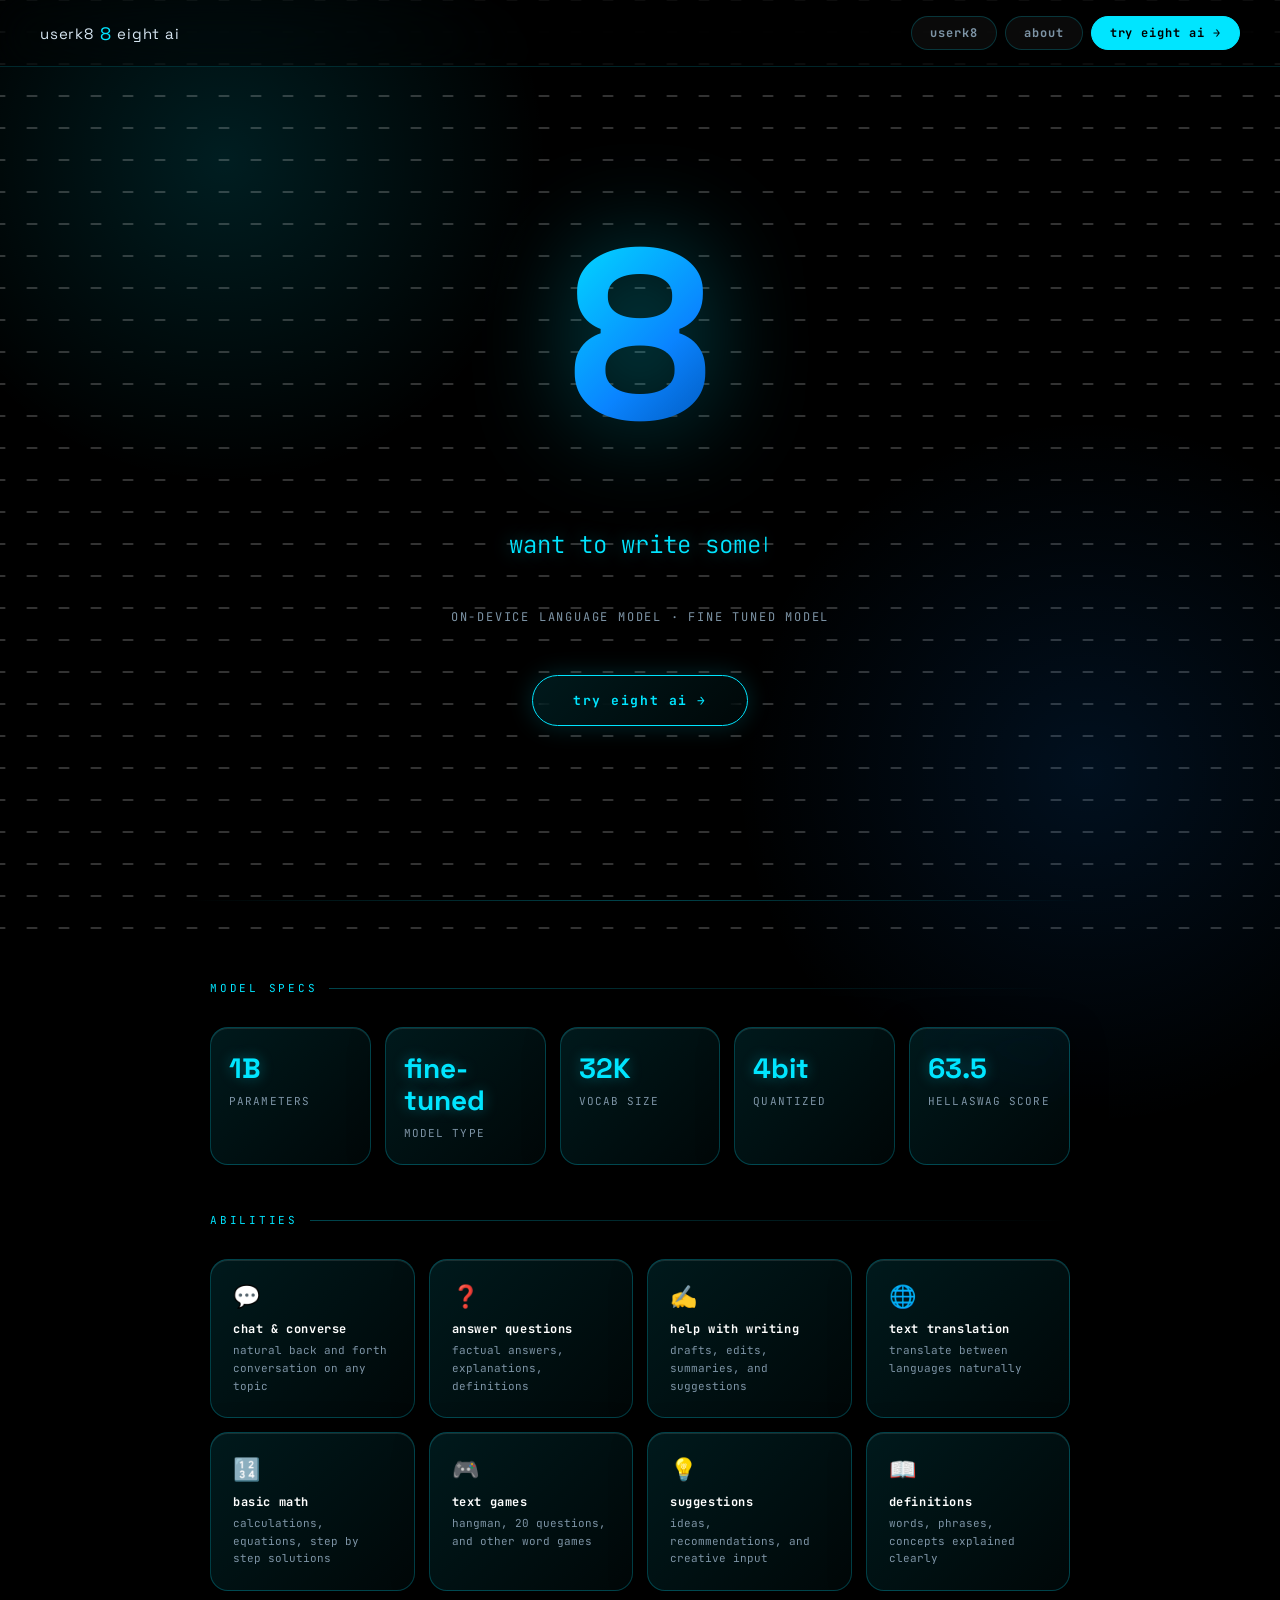
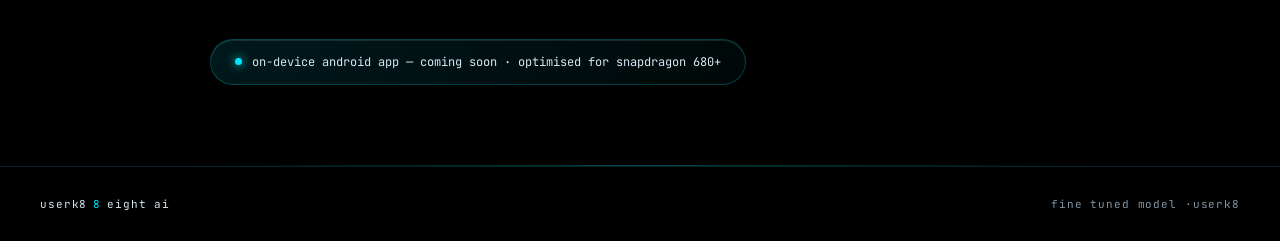
<file: index.html>
<!DOCTYPE html>
<html lang="en">
<head>
  <meta charset="UTF-8"/>
  <meta name="viewport" content="width=device-width, initial-scale=1.0"/>
  <title>eight ai | userk8</title>
  <link rel="icon" type="image/svg+xml" href="favicon.svg">
  <link href="https://fonts.googleapis.com/css2?family=JetBrains+Mono:wght@300;400;700&family=Space+Grotesk:wght@500;700&display=swap" rel="stylesheet">
  <link rel="stylesheet" href="style.css">
</head>
<body>

  <nav>
    <div class="nav-logo">
      userk8 <span class="inf">8</span> eight ai
    </div>
    <div class="nav-links">
      <a href="https://userk8.github.io/USERK8-HUB/" class="link-hub">userk8</a>
      <a href="about.html" class="link-hub">about</a>
      <a href="chat.html" class="link-try">try eight ai →</a>
    </div>
  </nav>

  <section id="hero">
    <div id="spinning-eight">8</div>
    <div id="typing-container">
      <span id="typing-text"></span><span class="cursor">|</span>
    </div>
    <p class="hero-sub">on-device language model · fine tuned model</p>
    <a href="chat.html" class="try-btn">try eight ai →</a>
  </section>

  <div class="divider"></div>

  <section id="specs">
    <div class="section-label">model specs</div>

    <div class="stats-grid">
      <div class="stat-item">
        <div class="stat-value">1B</div>
        <div class="stat-label">parameters</div>
      </div>
      <div class="stat-item">
        <div class="stat-value">fine-tuned</div>
        <div class="stat-label">model type</div>
      </div>
      <div class="stat-item">
        <div class="stat-value">32K</div>
        <div class="stat-label">vocab size</div>
      </div>
      <div class="stat-item">
        <div class="stat-value">4bit</div>
        <div class="stat-label">quantized</div>
      </div>
      <div class="stat-item">
        <div class="stat-value">63.5</div>
        <div class="stat-label">hellaswag score</div>
      </div>
    </div>

    <div class="section-label">abilities</div>

    <div class="abilities-grid">
      <div class="ability-card">
        <div class="ability-icon">💬</div>
        <div class="ability-title">chat & converse</div>
        <div class="ability-desc">natural back and forth conversation on any topic</div>
      </div>
      <div class="ability-card">
        <div class="ability-icon">❓</div>
        <div class="ability-title">answer questions</div>
        <div class="ability-desc">factual answers, explanations, definitions</div>
      </div>
      <div class="ability-card">
        <div class="ability-icon">✍️</div>
        <div class="ability-title">help with writing</div>
        <div class="ability-desc">drafts, edits, summaries, and suggestions</div>
      </div>
      <div class="ability-card">
        <div class="ability-icon">🌐</div>
        <div class="ability-title">text translation</div>
        <div class="ability-desc">translate between languages naturally</div>
      </div>
      <div class="ability-card">
        <div class="ability-icon">🔢</div>
        <div class="ability-title">basic math</div>
        <div class="ability-desc">calculations, equations, step by step solutions</div>
      </div>
      <div class="ability-card">
        <div class="ability-icon">🎮</div>
        <div class="ability-title">text games</div>
        <div class="ability-desc">hangman, 20 questions, and other word games</div>
      </div>
      <div class="ability-card">
        <div class="ability-icon">💡</div>
        <div class="ability-title">suggestions</div>
        <div class="ability-desc">ideas, recommendations, and creative input</div>
      </div>
      <div class="ability-card">
        <div class="ability-icon">📖</div>
        <div class="ability-title">definitions</div>
        <div class="ability-desc">words, phrases, concepts explained clearly</div>
      </div>
    </div>

    <div class="android-badge">
      <span class="dot"></span>
      on-device android app — coming soon · optimised for snapdragon 680+
    </div>
  </section>

  <div class="divider"></div>


  <footer>
    <div class="footer-logo">
      userk8 <span class="inf">8</span> eight ai
    </div>
    <div>fine tuned model ·<a href="https://userk8.github.io/USERK8-HUB/">userk8</a></div>
  </footer>

  <script>
    const phrases = [
      "want to write something?\ni can draft it for you",
      "need help with code?\nlet's debug together",
      "stuck on a problem?\ni'll help you think it through",
      "ideas floating around?\nlet's organize them",
      "creative block?\ni can help brainstorm",
      "questions on your mind?\nanswers coming up",
      "need a second opinion?\nfire away, i'm listening",
      "something to explain?\ni'll break it down simply",
      "need a summary?\nthrow the text at me",
      "writing an email?\nlet's make it land right",
      "bug in your code?\nlet's hunt it down",
      "need a plan?\ni'll help you map it out",
      "got a wild idea?\nlet's see if it holds up",
      "need a tldr?\ni got you",
      "something not making sense?\nlet's figure it out together"
    ];

    let phraseIndex = 0, charIndex = 0, isDeleting = false, typingSpeed = 50;
    const typingEl = document.getElementById('typing-text');

    function type() {
      const cur = phrases[phraseIndex];
      if (isDeleting) {
        typingEl.innerHTML = cur.substring(0, charIndex - 1).replace(/\n/g, '<br>');
        charIndex--;
        typingSpeed = 25;
      } else {
        typingEl.innerHTML = cur.substring(0, charIndex + 1).replace(/\n/g, '<br>');
        charIndex++;
        typingSpeed = 50;
      }
      if (!isDeleting && charIndex === cur.length) { isDeleting = true; typingSpeed = 3000; }
      else if (isDeleting && charIndex === 0) { isDeleting = false; phraseIndex = (phraseIndex + 1) % phrases.length; typingSpeed = 500; }
      setTimeout(type, typingSpeed);
    }
    setTimeout(type, 800);
  </script>
  <script src="dashes.js"></script>
</body>
</html>
</file>
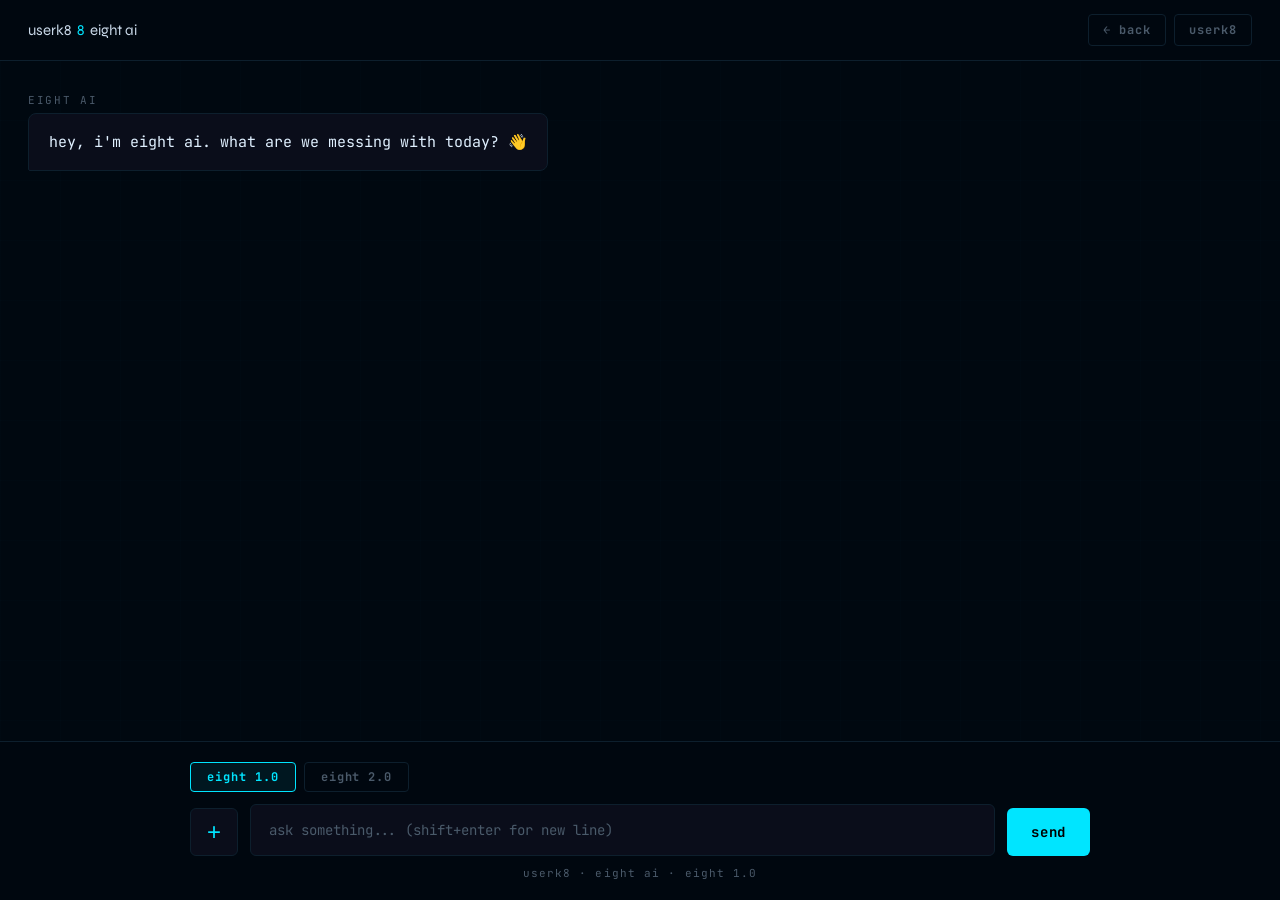
<file: chat.html>
<!DOCTYPE html>
<html lang="en">
<head>
  <meta charset="UTF-8"/>
  <meta name="viewport" content="width=device-width, initial-scale=1.0"/>
  <title>eight ai · chat</title>
  <link rel="icon" type="image/svg+xml" href="favicon.svg">
  <link href="https://fonts.googleapis.com/css2?family=JetBrains+Mono:wght@300;400;700&family=Syne:wght@700;800&display=swap" rel="stylesheet">
  <style>
    :root {
      --cyan: #00e5ff;
      --cyan-dim: #00b8d4;
      --cyan-ghost: rgba(0,229,255,0.07);
      --bg: #000810;
      --surface: #0a0d1a;
      --border: #0d1f2d;
      --text: #c8d8e8;
      --muted: #4a5a6a;
    }

    * { margin: 0; padding: 0; box-sizing: border-box; }

    body {
      background: var(--bg);
      color: var(--text);
      font-family: 'JetBrains Mono', monospace;
      height: 100vh;
      display: flex;
      flex-direction: column;
      overflow: hidden;
      font-size: 14px;
    }

    nav {
      display: flex;
      justify-content: space-between;
      align-items: center;
      padding: 14px 28px;
      background: rgba(0,8,16,0.95);
      border-bottom: 1px solid var(--border);
      flex-shrink: 0;
    }

    .nav-logo {
      font-family: 'Syne', sans-serif;
      font-size: 15px;
      color: var(--text);
      display: flex;
      align-items: center;
      gap: 6px;
    }

    .nav-logo .inf {
      color: var(--cyan);
      animation: spinInf 6s linear infinite;
      display: inline-block;
    }

    @keyframes spinInf {
      from { transform: rotate(0deg); }
      to { transform: rotate(360deg); }
    }

    .nav-links { display: flex; gap: 8px; }

    .nav-links a {
      text-decoration: none;
      font-size: 12px;
      font-weight: 700;
      padding: 7px 14px;
      border-radius: 4px;
      letter-spacing: 0.08em;
      text-transform: lowercase;
      transition: all 0.2s;
      color: var(--muted);
      border: 1px solid var(--border);
    }

    .nav-links a:hover { color: var(--text); border-color: var(--muted); }

    #chat-output {
      flex: 1;
      overflow-y: auto;
      padding: 32px 28px;
      display: flex;
      flex-direction: column;
      gap: 20px;
    }

    #chat-output::-webkit-scrollbar { width: 8px; }
    #chat-output::-webkit-scrollbar-track { background: transparent; }
    #chat-output::-webkit-scrollbar-thumb { background: var(--border); border-radius: 4px; }

    .msg { max-width: 80%; animation: fadeUp 0.25s ease; }

    @keyframes fadeUp {
      from { opacity: 0; transform: translateY(8px); }
      to { opacity: 1; transform: translateY(0); }
    }

    .msg-user { align-self: flex-end; }
    .msg-ai { align-self: flex-start; }

    .msg-label {
      font-size: 11px;
      letter-spacing: 0.15em;
      text-transform: uppercase;
      margin-bottom: 6px;
    }

    .msg-user .msg-label { color: var(--cyan); text-align: right; }
    .msg-ai .msg-label { color: var(--muted); }

    .msg-bubble {
      padding: 16px 20px;
      border-radius: 8px;
      font-size: 15px;
      line-height: 1.6;
    }

    .msg-user .msg-bubble {
      background: var(--cyan);
      color: #000;
      font-weight: 700;
      border-bottom-right-radius: 2px;
    }

    .msg-ai .msg-bubble {
      background: var(--surface);
      border: 1px solid var(--border);
      color: #e0f0ff;
      border-bottom-left-radius: 2px;
    }

    .code-block-wrap {
      position: relative;
      margin: 12px 0;
    }

    .code-block-wrap pre {
      background: #000;
      border: 1px solid var(--border);
      padding: 36px 14px 14px 14px;
      border-radius: 6px;
      overflow-x: auto;
      font-size: 13px;
      color: var(--cyan);
      white-space: pre;
      font-family: 'JetBrains Mono', monospace;
    }

    .code-copy-btn {
      position: absolute;
      top: 8px;
      right: 8px;
      font-size: 11px;
      font-family: 'JetBrains Mono', monospace;
      color: var(--muted);
      background: var(--surface);
      border: 1px solid var(--border);
      padding: 4px 10px;
      border-radius: 4px;
      cursor: pointer;
      letter-spacing: 0.08em;
      transition: all 0.2s;
    }

    .code-copy-btn:hover { color: var(--cyan); border-color: var(--cyan); }
    .code-copy-btn.copied { color: #4caf50; border-color: #4caf50; }

    .msg-ai .msg-bubble code {
      background: #000;
      padding: 3px 6px;
      border-radius: 4px;
      color: var(--cyan);
      font-size: 13px;
    }

    .thinking-dots span { animation: dot 1.2s infinite; opacity: 0; font-size: 18px;}
    .thinking-dots span:nth-child(2) { animation-delay: 0.2s; }
    .thinking-dots span:nth-child(3) { animation-delay: 0.4s; }

    @keyframes dot {
      0%, 100% { opacity: 0; }
      50% { opacity: 1; }
    }

    #input-area {
      padding: 20px 28px;
      border-top: 1px solid var(--border);
      background: rgba(0,8,16,0.95);
      flex-shrink: 0;
    }

    #model-selector {
      display: flex;
      gap: 8px;
      max-width: 900px;
      margin: 0 auto 12px auto;
    }

    .model-btn {
      font-family: 'JetBrains Mono', monospace;
      font-size: 12px;
      font-weight: 700;
      padding: 6px 16px;
      border-radius: 4px;
      border: 1px solid var(--border);
      background: transparent;
      color: var(--muted);
      cursor: pointer;
      letter-spacing: 0.08em;
      transition: all 0.2s;
      text-transform: lowercase;
    }

    .model-btn:hover:not(:disabled) { color: var(--text); border-color: var(--muted); }

    .model-btn.active {
      color: var(--cyan);
      border-color: var(--cyan);
      background: var(--cyan-ghost);
    }

    .model-btn:disabled {
      opacity: 0.4;
      cursor: not-allowed;
      border-style: dashed;
    }

    #input-row {
      display: flex;
      gap: 12px;
      max-width: 900px;
      margin: 0 auto;
      align-items: flex-end;
    }

    .plus-wrapper {
      position: relative;
      display: flex;
      align-items: flex-end;
    }

    #plus-btn {
      width: 48px;
      height: 48px;
      flex-shrink: 0;
      background: var(--surface);
      border: 1px solid var(--border);
      color: var(--cyan);
      font-size: 24px;
      border-radius: 6px;
      cursor: pointer;
      transition: all 0.2s;
      display: flex;
      align-items: center;
      justify-content: center;
    }

    #plus-btn:hover { border-color: var(--cyan); background: var(--cyan-ghost); }

    #plus-menu {
      position: absolute;
      bottom: 60px;
      left: 0;
      background: rgba(0,8,16,0.95);
      border: 1px solid var(--border);
      border-radius: 6px;
      padding: 8px;
      width: 200px;
      display: flex;
      flex-direction: column;
      gap: 6px;
      backdrop-filter: blur(10px);
      z-index: 10;
    }

    #plus-menu.hidden { display: none; }

    .plus-item {
      padding: 10px 14px;
      font-size: 13px;
      border-radius: 4px;
      font-family: 'JetBrains Mono', monospace;
    }

    .plus-item.disabled {
      color: var(--muted);
      cursor: not-allowed;
      background: var(--surface);
      opacity: 0.7;
    }

    #user-input {
      flex: 1;
      padding: 14px 18px;
      font-family: 'JetBrains Mono', monospace;
      font-size: 14px;
      border: 1px solid var(--border);
      background: var(--surface);
      color: var(--text);
      outline: none;
      border-radius: 6px;
      transition: border-color 0.2s, box-shadow 0.2s;
      resize: none;
      overflow: hidden;
      min-height: 48px;
      max-height: 200px;
      line-height: 1.6;
    }

    #user-input:focus {
      border-color: var(--cyan);
      box-shadow: 0 0 0 2px rgba(0,229,255,0.08);
    }
    #user-input::placeholder { color: var(--muted); }

    #model-pref {
      height: 48px;
      padding: 0 14px;
      background: var(--surface);
      border: 1px solid var(--border);
      color: var(--cyan);
      font-family: 'JetBrains Mono', monospace;
      font-size: 13px;
      border-radius: 6px;
      cursor: pointer;
      outline: none;
      transition: all 0.2s;
    }

    #model-pref:focus, #model-pref:hover { border-color: var(--cyan); }
    #model-pref.hidden { display: none; }
    
    #model-pref option { background: var(--bg); color: var(--text); }

    #send-btn {
      padding: 0 24px;
      background: var(--cyan);
      color: #000;
      border: none;
      font-family: 'JetBrains Mono', monospace;
      font-size: 14px;
      font-weight: 700;
      cursor: pointer;
      border-radius: 6px;
      transition: all 0.2s;
      letter-spacing: 0.05em;
      flex-shrink: 0;
      height: 48px;
    }

    #send-btn:hover {
      background: var(--cyan-dim);
      transform: translateY(-1px);
      box-shadow: 0 4px 14px rgba(0,229,255,0.2);
    }

    #send-btn:disabled {
      background: var(--border);
      color: var(--muted);
      cursor: not-allowed;
      transform: none;
      box-shadow: none;
    }

    #status {
      text-align: center;
      font-size: 11px;
      color: var(--muted);
      margin-top: 10px;
      letter-spacing: 0.1em;
    }

    body::after {
      content: '';
      position: fixed;
      top: 0; left: 0;
      width: 100%; height: 100%;
      background-image:
        linear-gradient(rgba(0,229,255,0.012) 1px, transparent 1px),
        linear-gradient(90deg, rgba(0,229,255,0.012) 1px, transparent 1px);
      background-size: 60px 60px;
      pointer-events: none;
      z-index: -1;
    }
  </style>
</head>
<body>

  <nav>
    <div class="nav-logo">
      userk8 <span class="inf">8</span> eight ai
    </div>
    <div class="nav-links">
      <a href="index.html">← back</a>
      <a href="https://userk8.github.io/USERK8-HUB/">userk8</a>
    </div>
  </nav>

  <div id="chat-output">
    <div class="msg msg-ai">
      <div class="msg-label">eight ai</div>
      <div class="msg-bubble">hey, i'm eight ai. what are we messing with today? 👋</div>
    </div>
  </div>

  <div id="input-area">
    <div id="model-selector">
      <button class="model-btn active" data-model="eight-1.0" data-label="eight 1.0">eight 1.0</button>
      <button class="model-btn" data-model="eight-2.0" data-label="eight 2.0">eight 2.0</button>
    </div>
    <div id="input-row">
      <div class="plus-wrapper">
        <button id="plus-btn">+</button>
        <div id="plus-menu" class="hidden">
          <div class="plus-item disabled">🖼️ image (coming soon)</div>
          <div class="plus-item disabled">📄 files (coming soon)</div>
        </div>
      </div>
      
      <textarea id="user-input" placeholder="ask something... (shift+enter for new line)" rows="1"></textarea>
      
      <select id="model-pref" class="hidden">
        <option value="lightning-mcqueen">Lightning McQueen</option>
        <option value="avg-guy" selected>avg guy</option>
        <option value="overthinker">overthinker</option>
        <option value="overthinker-pro">overthinker pro</option>
      </select>

      <button id="send-btn">send</button>
    </div>
    <div id="status">userk8 · eight ai · eight 1.0</div>
  </div>

  <script>
    const WORKER_URL = 'https://eight-ai-hf-spaces.userk8-dev.workers.dev/';
    const output = document.getElementById('chat-output');
    const input = document.getElementById('user-input');
    const btn = document.getElementById('send-btn');
    const status = document.getElementById('status');
    const modelPrefSelect = document.getElementById('model-pref');
    
    const plusBtn = document.getElementById('plus-btn');
    const plusMenu = document.getElementById('plus-menu');
    
    // Memory Buffer setup
    let chatHistory = [];
    const MAX_HISTORY = 10; // Capped at last 10 messages so token count doesn't explode

    plusBtn.addEventListener('click', () => {
      plusMenu.classList.toggle('hidden');
    });

    document.addEventListener('click', (e) => {
      if (!e.target.closest('.plus-wrapper')) {
        plusMenu.classList.add('hidden');
      }
    });

    let selectedModel = 'eight-1.0';
    let selectedLabel = 'eight 1.0';

    document.querySelectorAll('.model-btn').forEach(b => {
      b.addEventListener('click', () => {
        if (b.disabled) return; 
        document.querySelectorAll('.model-btn').forEach(x => x.classList.remove('active'));
        b.classList.add('active');
        selectedModel = b.dataset.model;
        selectedLabel = b.dataset.label;
        status.textContent = `userk8 · eight ai · ${selectedLabel}`;

        if (selectedModel === 'eight-2.0') {
          modelPrefSelect.classList.remove('hidden');
        } else {
          modelPrefSelect.classList.add('hidden');
        }
      });
    });

    input.addEventListener('input', () => {
      input.style.height = 'auto';
      input.style.height = Math.min(input.scrollHeight, 200) + 'px';
    });

    function renderMarkdown(raw) {
      const parts = raw.split(/(```[\w]*\n?[\s\S]*?```)/g);
      return parts.map(part => {
        if (part.startsWith('```')) {
          const code = part.replace(/^```[\w]*\n?/, '').replace(/```$/, '').trim();
          const escaped = code
            .replace(/&/g, '&amp;')
            .replace(/</g, '&lt;')
            .replace(/>/g, '&gt;');
          return `<div class="code-block-wrap">
            <button class="code-copy-btn" onclick="copyCode(this)" data-code="${encodeURIComponent(code)}">copy</button>
            <pre>${escaped}</pre>
          </div>`;
        } else {
          return part
            .replace(/&/g, '&amp;')
            .replace(/</g, '&lt;')
            .replace(/>/g, '&gt;')
            .replace(/`([^`\n]{1,80})`/g, '<code>$1</code>')
            .replace(/\*\*(.*?)\*\*/g, '<strong>$1</strong>')
            .replace(/\n/g, '<br>');
        }
      }).join('');
    }

    window.copyCode = function(btn) {
      const code = decodeURIComponent(btn.dataset.code);
      navigator.clipboard.writeText(code).then(() => {
        btn.textContent = 'copied ✓';
        btn.classList.add('copied');
        setTimeout(() => {
          btn.textContent = 'copy';
          btn.classList.remove('copied');
        }, 2000);
      });
    };

    async function sendMessage() {
      const text = input.value.trim();
      if (!text) return;

      // Add user message to history
      chatHistory.push({ role: 'user', content: text });
      
      // Trim history if it gets too long
      if (chatHistory.length > MAX_HISTORY) {
        chatHistory = chatHistory.slice(-MAX_HISTORY);
      }

      const userDiv = document.createElement('div');
      userDiv.className = 'msg msg-user';
      userDiv.innerHTML = `<div class="msg-label">you</div><div class="msg-bubble">${text.replace(/&/g,'&amp;').replace(/</g,'&lt;').replace(/>/g,'&gt;').replace(/\n/g,'<br>')}</div>`;
      output.appendChild(userDiv);

      const aiDiv = document.createElement('div');
      aiDiv.className = 'msg msg-ai';
      aiDiv.innerHTML = `<div class="msg-label">eight ai</div><div class="msg-bubble"><span class="thinking-dots"><span>.</span><span>.</span><span>.</span></span></div>`;
      output.appendChild(aiDiv);
      output.scrollTop = output.scrollHeight;

      input.value = '';
      input.style.height = '48px';
      btn.disabled = true;
      input.disabled = true;
      plusBtn.disabled = true;
      status.textContent = `generating via ${selectedLabel}...`;

      const bubble = aiDiv.querySelector('.msg-bubble');

      try {
        // Send the entire array of history instead of just a string
        const payload = { messages: chatHistory, model: selectedModel };
        
        if (selectedModel === 'eight-2.0') {
          payload.preference = modelPrefSelect.value;
        }

        const response = await fetch(WORKER_URL, {
          method: 'POST',
          headers: { 'Content-Type': 'application/json' },
          body: JSON.stringify(payload)
        });

        const data = await response.json();

        if (data.error) {
          bubble.textContent = `error: ${data.error}`;
          // If it errored, pop the last user message out so it doesn't corrupt context
          chatHistory.pop();
        } else {
          const raw = data.text || 'no response';
          bubble.innerHTML = renderMarkdown(raw);
          
          // Add AI response to history so it remembers what it just said
          chatHistory.push({ role: 'assistant', content: raw });
        }

        output.scrollTop = output.scrollHeight;

      } catch (err) {
        bubble.textContent = `error: ${err.message}`;
        chatHistory.pop();
      }

      btn.disabled = false;
      input.disabled = false;
      plusBtn.disabled = false;
      status.textContent = `userk8 · eight ai · ${selectedLabel}`;
      input.focus();
    }

    btn.addEventListener('click', sendMessage);
    input.addEventListener('keydown', e => {
      if (e.key === 'Enter' && !e.shiftKey) {
        e.preventDefault();
        sendMessage();
      }
    });
  </script>
</body>
</html>
</file>
<file: style.css>
:root {
  --cyan: #00e5ff;
  --cyan-dim: #00b8d4;
  --blue: #0a84ff;
  --bg: #000;
  --text: #d6e6f2;
  --font-display: 'Space Grotesk', sans-serif;
  --font-mono: 'JetBrains Mono', monospace;
  --muted: #7d94a6;
  --glass: linear-gradient(135deg, rgba(0, 229, 255, 0.11), rgba(0, 229, 255, 0.03));
  --glass-hover: linear-gradient(135deg, rgba(0, 229, 255, 0.2), rgba(10, 132, 255, 0.07));
  --glass-border: rgba(0, 229, 255, 0.24);
  --glass-shadow: 0 8px 32px rgba(0, 0, 0, 0.6), inset 0 1px 0 rgba(255, 255, 255, 0.1);
}

* { margin: 0; padding: 0; box-sizing: border-box; }

body {
  background: var(--bg);
  color: var(--text);
  font-family: 'JetBrains Mono', monospace;
  overflow-x: hidden;
}

body::before,
body::after {
  content: '';
  position: fixed;
  border-radius: 50%;
  pointer-events: none;
  z-index: -1;
}

body::before {
  top: -15vmax; left: -10vmax;
  width: 55vmax; height: 55vmax;
  background: radial-gradient(circle, rgba(0, 229, 255, 0.13) 0%, transparent 65%);
}

body::after {
  bottom: -20vmax; right: -15vmax;
  width: 60vmax; height: 60vmax;
  background: radial-gradient(circle, rgba(10, 132, 255, 0.12) 0%, transparent 65%);
}

nav {
  position: fixed;
  top: 0; left: 0; right: 0;
  z-index: 100;
  display: flex;
  justify-content: space-between;
  align-items: center;
  padding: 16px 40px;
  background: rgba(0, 0, 0, 0.5);
  -webkit-backdrop-filter: blur(18px) saturate(150%);
  backdrop-filter: blur(18px) saturate(150%);
  border-bottom: 1px solid rgba(0, 229, 255, 0.16);
}

.nav-logo {
  font-family: var(--font-display);
  font-size: 15px;
  color: var(--text);
  letter-spacing: 0.05em;
  display: flex;
  align-items: center;
  gap: 6px;
}

.nav-logo .inf {
  color: var(--cyan);
  font-size: 18px;
  animation: spinInf 6s linear infinite;
  display: inline-block;
}

@keyframes spinInf {
  from { transform: rotate(0deg); }
  to { transform: rotate(360deg); }
}

.nav-links { display: flex; gap: 8px; }

.nav-links a {
  text-decoration: none;
  font-size: 12px;
  font-weight: 700;
  padding: 8px 18px;
  border-radius: 999px;
  letter-spacing: 0.08em;
  text-transform: lowercase;
  transition: all 0.25s;
}

.nav-links .link-hub {
  color: var(--muted);
  background: rgba(255, 255, 255, 0.04);
  border: 1px solid rgba(0, 229, 255, 0.2);
}

.nav-links .link-hub:hover {
  color: #fff;
  border-color: var(--cyan);
  background: rgba(0, 229, 255, 0.1);
}

.nav-links .link-try {
  color: #000;
  background: var(--cyan);
  border: 1px solid var(--cyan);
}

.nav-links .link-try:hover {
  transform: translateY(-1px);
  box-shadow: 0 0 22px rgba(0, 229, 255, 0.55);
}

#hero {
  min-height: 100vh;
  display: flex;
  flex-direction: column;
  align-items: center;
  justify-content: center;
  padding: 120px 20px 80px;
  position: relative;
}

#spinning-eight {
  font-size: clamp(100px, 22vw, 240px);
  font-family: var(--font-display);
  font-weight: 700;
  background: linear-gradient(135deg, #00e5ff 0%, #0a84ff 60%, #0050b0 100%);
  -webkit-background-clip: text;
  -webkit-text-fill-color: transparent;
  background-clip: text;
  animation: spinInf 8s linear infinite;
  filter: drop-shadow(0 0 50px rgba(0, 229, 255, 0.4));
  line-height: 1;
  margin-bottom: 50px;
}

#typing-container {
  height: 80px;
  display: flex;
  align-items: center;
  justify-content: center;
  margin-bottom: 24px;
  padding: 0 20px;
  max-width: 700px;
  text-align: center;
}

#typing-text {
  font-size: clamp(16px, 3vw, 24px);
  color: var(--cyan);
  font-weight: 300;
  line-height: 1.5;
  text-shadow: 0 0 18px rgba(0, 229, 255, 0.35);
}

.cursor {
  color: var(--cyan);
  animation: blink 0.8s infinite;
}

@keyframes blink {
  0%, 50% { opacity: 1; }
  51%, 100% { opacity: 0; }
}

.hero-sub {
  font-size: 12px;
  color: var(--muted);
  letter-spacing: 0.15em;
  text-transform: uppercase;
  margin-bottom: 50px;
  text-align: center;
}

.try-btn {
  display: inline-block;
  text-decoration: none;
  padding: 16px 40px;
  background: var(--glass);
  color: var(--cyan);
  border: 1px solid var(--cyan);
  -webkit-backdrop-filter: blur(14px);
  backdrop-filter: blur(14px);
  box-shadow: 0 0 24px rgba(0, 229, 255, 0.18);
  font-family: 'JetBrains Mono', monospace;
  font-size: 13px;
  font-weight: 700;
  letter-spacing: 0.12em;
  text-transform: lowercase;
  border-radius: 999px;
  transition: all 0.25s;
  position: relative;
  overflow: hidden;
  isolation: isolate;
}

.try-btn::before {
  content: '';
  position: absolute;
  top: 0; left: -100%;
  width: 100%; height: 100%;
  background: var(--cyan);
  transition: left 0.25s;
  z-index: -1;
}

.try-btn:hover {
  color: #000;
  box-shadow: 0 0 34px rgba(0, 229, 255, 0.55);
}

.try-btn:hover::before { left: 0; }

.divider {
  width: 100%;
  max-width: 900px;
  margin: 0 auto;
  height: 1px;
  background: linear-gradient(90deg, transparent, rgba(0, 229, 255, 0.3), transparent);
}

#specs {
  padding: 80px 20px;
  max-width: 900px;
  margin: 0 auto;
}

.section-label {
  font-size: 11px;
  color: var(--cyan);
  letter-spacing: 0.25em;
  text-transform: uppercase;
  margin-bottom: 32px;
  display: flex;
  align-items: center;
  gap: 12px;
}

.section-label::after {
  content: '';
  flex: 1;
  height: 1px;
  background: linear-gradient(90deg, rgba(0, 229, 255, 0.3), transparent);
}

.stats-grid {
  display: grid;
  grid-template-columns: repeat(auto-fit, minmax(150px, 1fr));
  gap: 14px;
  margin-bottom: 48px;
}

.stat-item,
.ability-card,
.android-badge {
  background: var(--glass);
  border: 1px solid var(--glass-border);
  border-radius: 18px;
  -webkit-backdrop-filter: blur(18px) saturate(150%);
  backdrop-filter: blur(18px) saturate(150%);
  box-shadow: var(--glass-shadow);
  transition: all 0.25s;
}

.stat-item { padding: 24px 18px; min-width: 0; }

.stat-item:hover,
.ability-card:hover {
  background: var(--glass-hover);
  border-color: rgba(0, 229, 255, 0.6);
  box-shadow: 0 0 30px rgba(0, 229, 255, 0.2), var(--glass-shadow);
  transform: translateY(-3px);
}

.stat-value {
  font-family: var(--font-display);
  font-size: clamp(20px, 2.6vw, 28px);
  font-weight: 700;
  color: var(--cyan);
  text-shadow: 0 0 14px rgba(0, 229, 255, 0.35);
  line-height: 1.15;
  margin-bottom: 10px;
  overflow-wrap: break-word;
  word-break: normal;
}

.stat-label {
  font-size: 11px;
  color: var(--muted);
  letter-spacing: 0.1em;
  text-transform: uppercase;
}

.abilities-grid {
  display: grid;
  grid-template-columns: repeat(auto-fit, minmax(200px, 1fr));
  gap: 14px;
  margin-bottom: 48px;
}

.ability-card { padding: 22px; }

.ability-icon {
  font-size: 22px;
  margin-bottom: 10px;
}

.ability-title {
  font-size: 12px;
  font-weight: 700;
  color: #fff;
  margin-bottom: 5px;
  letter-spacing: 0.05em;
}

.ability-desc {
  font-size: 11px;
  color: var(--muted);
  line-height: 1.6;
}

.android-badge {
  display: inline-flex;
  align-items: center;
  gap: 10px;
  padding: 14px 24px;
  border-radius: 999px;
  font-size: 12px;
  color: var(--text);
}

.android-badge .dot {
  width: 7px;
  height: 7px;
  border-radius: 50%;
  background: var(--cyan);
  box-shadow: 0 0 10px var(--cyan);
  animation: pulse 2s infinite;
  flex-shrink: 0;
}

@keyframes pulse {
  0%, 100% { opacity: 1; }
  50% { opacity: 0.3; }
}

footer {
  border-top: 1px solid rgba(0, 229, 255, 0.16);
  background: rgba(0, 0, 0, 0.4);
  -webkit-backdrop-filter: blur(14px);
  backdrop-filter: blur(14px);
  padding: 30px 40px;
  display: flex;
  justify-content: space-between;
  align-items: center;
  flex-wrap: wrap;
  gap: 12px;
  font-size: 11px;
  color: var(--muted);
  letter-spacing: 0.08em;
}

footer .footer-logo {
  display: flex;
  align-items: center;
  gap: 6px;
  color: var(--text);
}

footer .footer-logo .inf {
  color: var(--cyan);
  animation: spinInf 6s linear infinite;
  display: inline-block;
}

footer a {
  color: var(--muted);
  text-decoration: none;
  transition: color 0.2s;
}

footer a:hover { color: var(--cyan); }

@keyframes caretBlink {
  0%, 50% { opacity: 1; }
  51%, 100% { opacity: 0; }
}

.prompt {
  font-family: var(--font-mono);
  font-size: 12px;
  color: var(--muted);
  letter-spacing: 0.03em;
  margin-bottom: 18px;
  min-height: 1.4em;
}

.prompt .ps { color: var(--cyan); opacity: 0.85; }
.prompt .cmd { color: var(--text); }
.prompt .caret { color: var(--cyan); animation: caretBlink 1s steps(1) infinite; }

.prompt-center { text-align: center; margin-bottom: 28px; }

.prompt-wide {
  max-width: 900px;
  margin: 28px auto 0;
  padding: 0 20px;
  margin-bottom: 0;
}

.terminal {
  margin-top: 48px;
  background: linear-gradient(135deg, rgba(0, 229, 255, 0.09), rgba(0, 0, 0, 0.35));
  border: 1px solid var(--glass-border);
  border-radius: 18px;
  -webkit-backdrop-filter: blur(18px) saturate(150%);
  backdrop-filter: blur(18px) saturate(150%);
  box-shadow: var(--glass-shadow);
  overflow: hidden;
}

.term-bar {
  display: flex;
  align-items: center;
  gap: 7px;
  padding: 12px 16px;
  border-bottom: 1px solid rgba(0, 229, 255, 0.14);
  background: rgba(0, 0, 0, 0.3);
}

.term-bar span {
  width: 10px;
  height: 10px;
  border-radius: 50%;
  background: rgba(0, 229, 255, 0.25);
}

.term-bar span:first-child { background: rgba(255, 95, 86, 0.7); }
.term-bar span:nth-child(2) { background: rgba(255, 189, 46, 0.7); }
.term-bar span:nth-child(3) { background: rgba(39, 201, 63, 0.7); }

.term-title {
  margin-left: 8px;
  font-size: 11px;
  color: var(--muted);
  letter-spacing: 0.06em;
}

.term-body {
  padding: 20px 22px 22px;
  font-size: 12px;
  line-height: 2;
  color: var(--text);
}

.term-body .ps { color: var(--cyan); margin-right: 8px; }
.term-body .k {
  display: inline-block;
  min-width: 100px;
  color: var(--muted);
}
.term-body .caret { color: var(--cyan); animation: caretBlink 1s steps(1) infinite; }

@media (max-width: 600px) {
  .term-body .k { min-width: 78px; }
  nav { padding: 14px 18px; }
  .nav-logo { font-size: 13px; }
  .nav-links a { padding: 7px 12px; font-size: 11px; }
  footer { padding: 24px 20px; }
}
</file>
